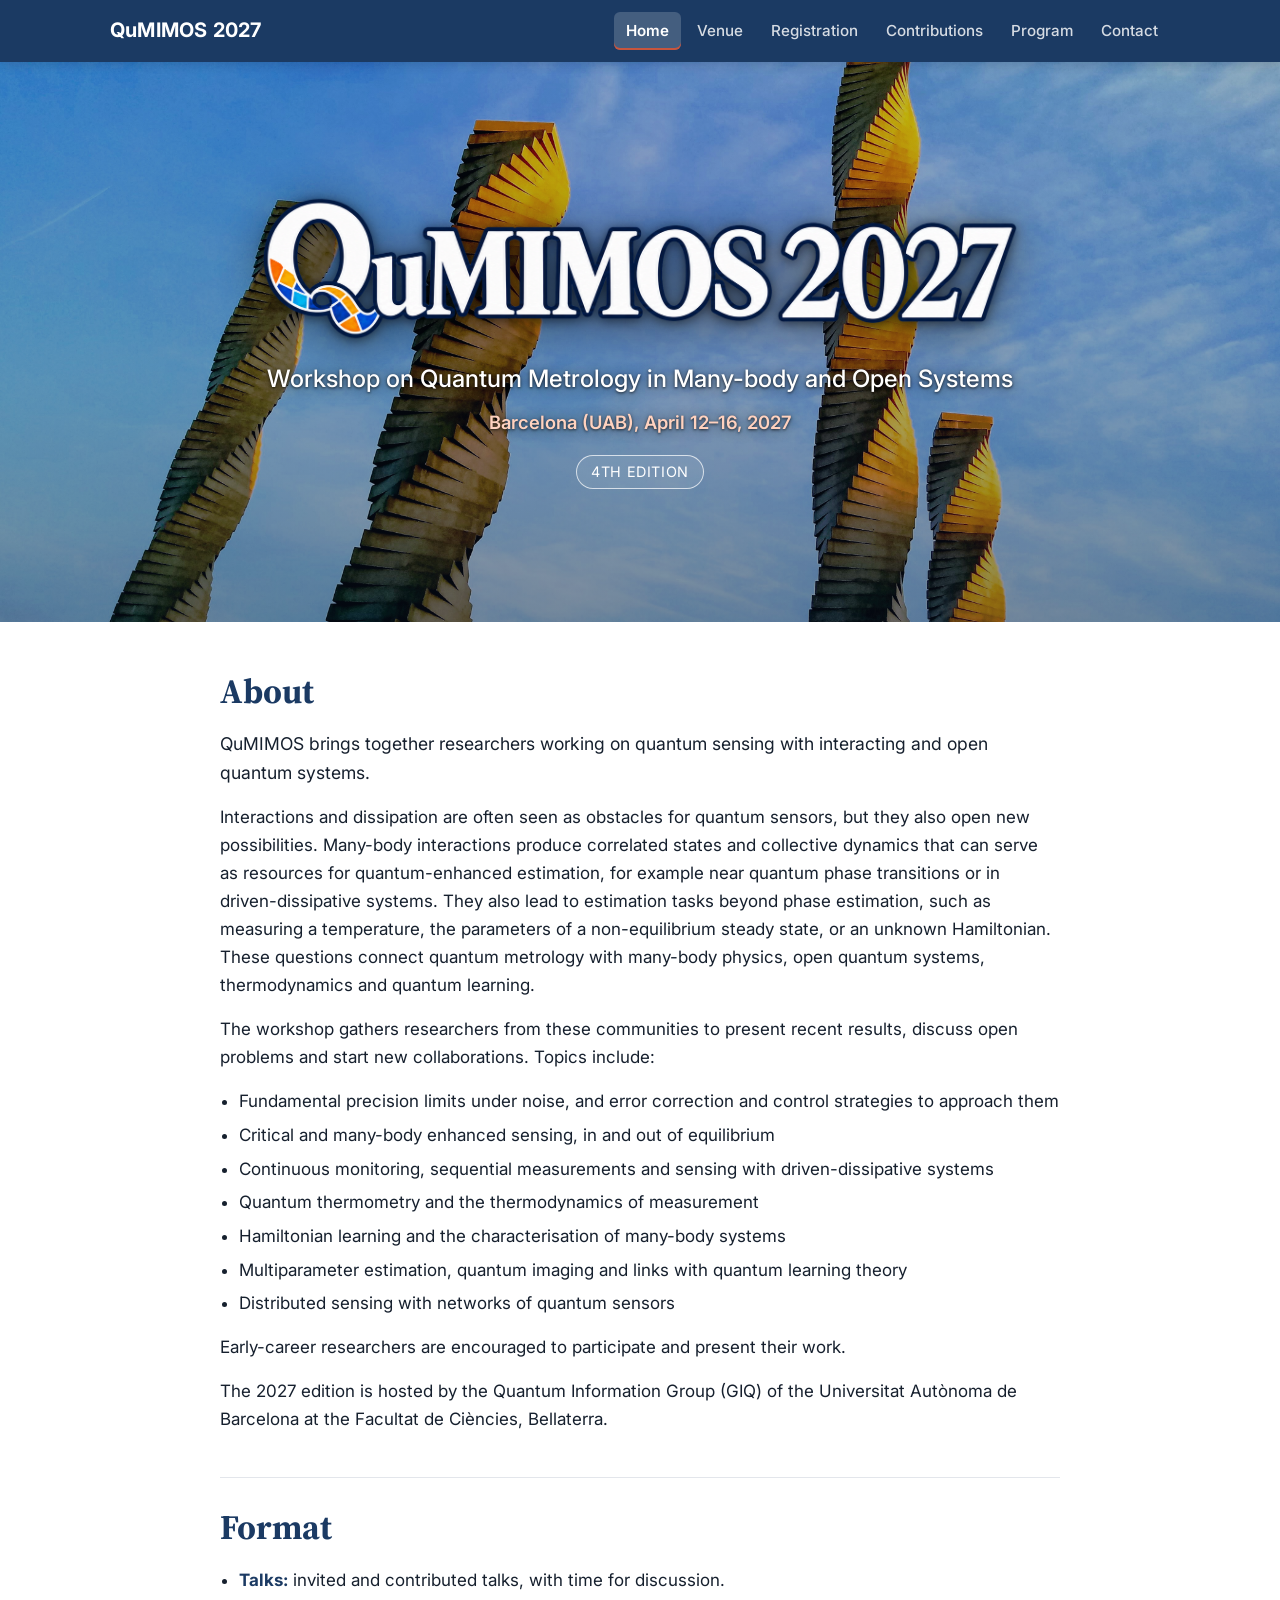
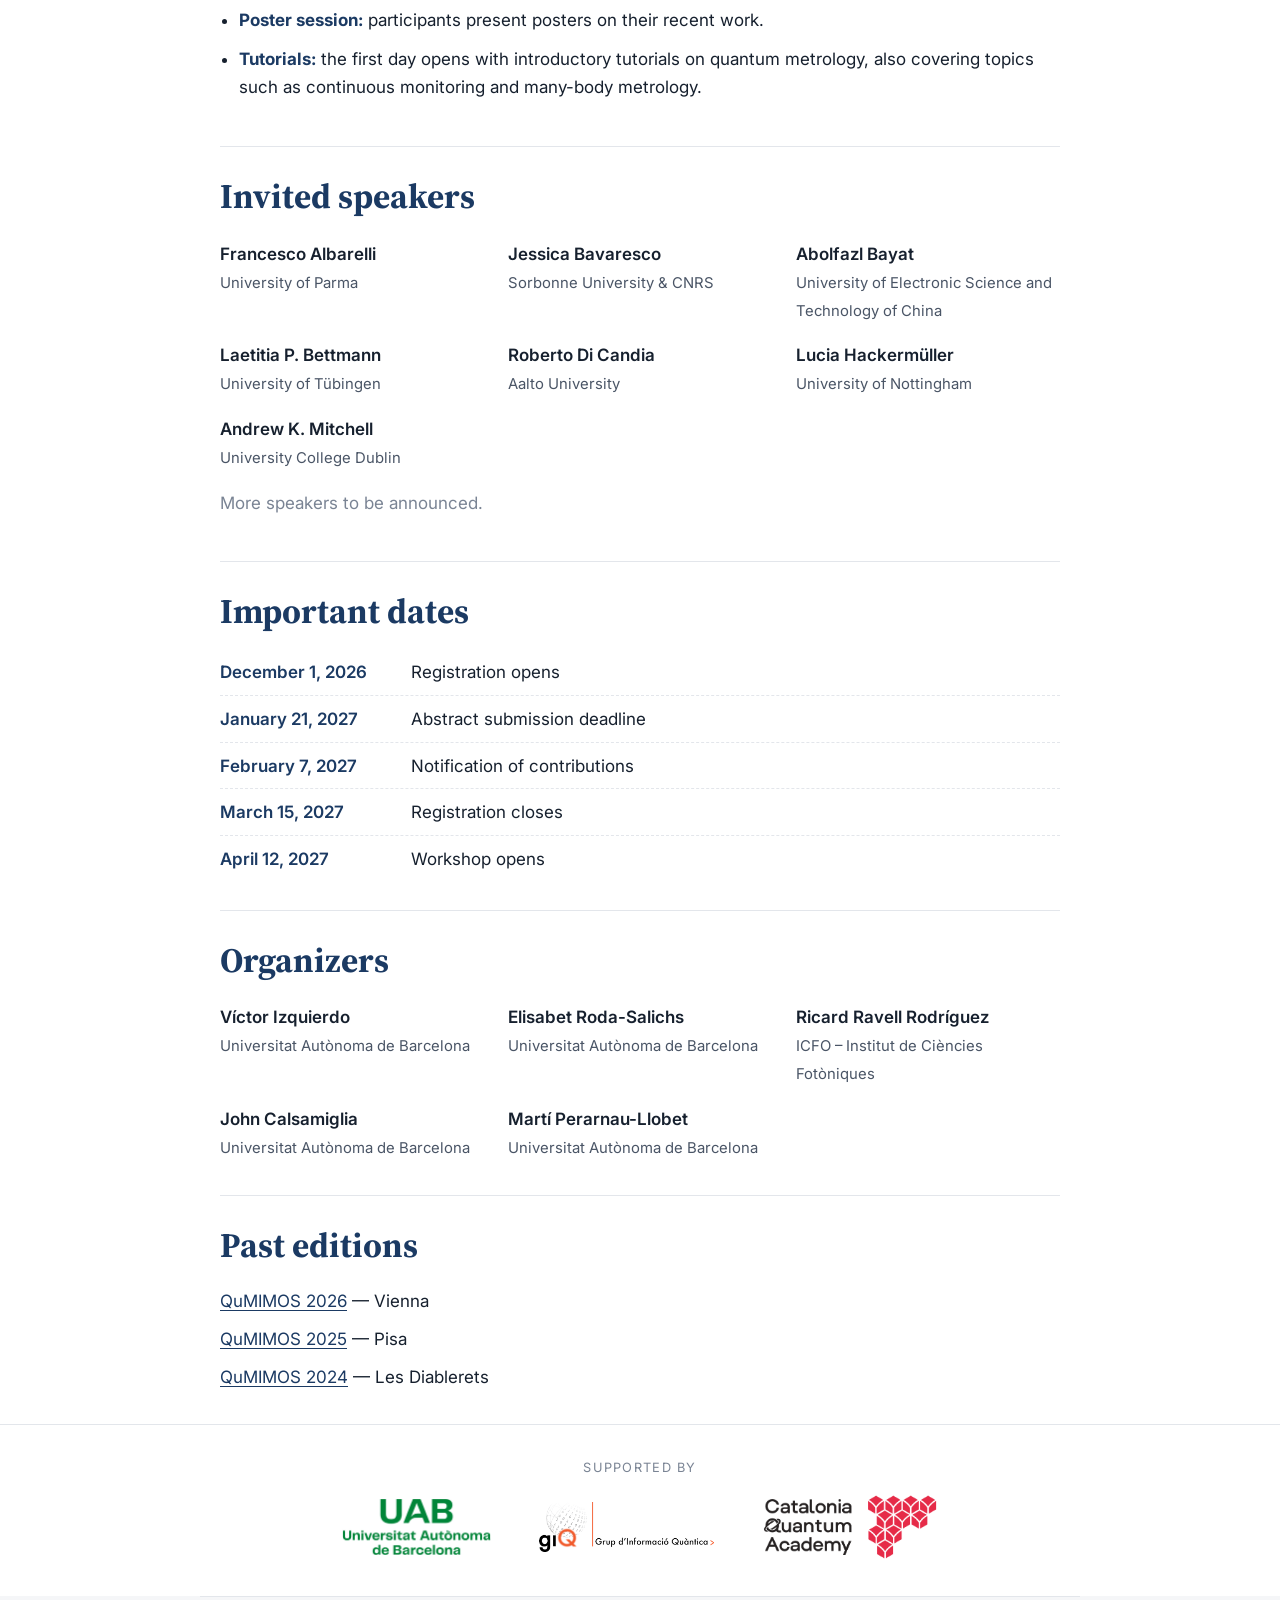
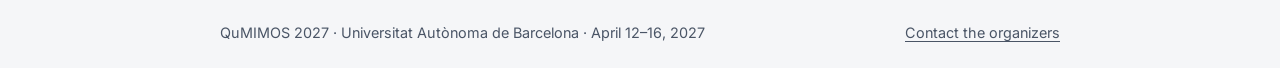
<file: index.html>
<!doctype html>
<html lang="en">
<head>
  <meta charset="utf-8">
  <meta name="viewport" content="width=device-width, initial-scale=1">
  <title>QuMIMOS 2027 — Quantum Metrology in Many-body and Open Systems</title>
  <meta name="description" content="QuMIMOS 2027: Workshop on Quantum Metrology in Many-body and Open Systems. Universitat Autònoma de Barcelona, 12–16 April 2027.">
  <link rel="icon" href="assets/img/favicon.png" type="image/png">
  <link rel="preconnect" href="https://fonts.googleapis.com">
  <link rel="preconnect" href="https://fonts.gstatic.com" crossorigin>
  <link href="https://fonts.googleapis.com/css2?family=Inter:wght@400;500;600;700&family=Source+Serif+4:opsz,wght@8..60,600;8..60,700&display=swap" rel="stylesheet">
  <link rel="stylesheet" href="assets/css/style.css">
</head>
<body>
  <a class="skip-link" href="#content">Skip to content</a>

  <header class="site-bar">
    <div class="container">
      <a class="brand" href="index.html">QuMIMOS 2027</a>
      <button class="nav-toggle" aria-expanded="false" aria-controls="site-nav">Menu</button>
      <nav class="nav" id="site-nav" aria-label="Main">
        <ul>
          <li><a href="index.html" aria-current="page">Home</a></li>
          <li><a href="venue.html">Venue</a></li>
          <li><a href="registration.html">Registration</a></li>
          <li><a href="contributions.html">Contributions</a></li>
          <li><a href="program.html">Program</a></li>
          <li><a href="contact.html">Contact</a></li>
        </ul>
      </nav>
    </div>
  </header>

  <!-- Background photo: see .hero in assets/css/style.css -->
  <div class="hero">
    <div class="hero-inner container">
      <div class="hero-panel">
        <h1 class="hero-logo"><img src="assets/img/logo-qumimos2027.png" alt="QuMIMOS 2027" width="1600" height="309"></h1>
        <p class="subtitle">Workshop on Quantum Metrology in Many-body and Open Systems</p>
        <p class="when-where">Barcelona (UAB), April 12–16, 2027</p>
        <p class="edition">4th edition</p>
      </div>
    </div>
  </div>

  <main id="content" class="container landing">
    <section id="about">
      <h2>About</h2>
      <p class="lead">QuMIMOS brings together researchers working on quantum sensing with interacting and open quantum systems.</p>
      <p>Interactions and dissipation are often seen as obstacles for quantum sensors, but they also open new possibilities. Many-body interactions produce correlated states and collective dynamics that can serve as resources for quantum-enhanced estimation, for example near quantum phase transitions or in driven-dissipative systems. They also lead to estimation tasks beyond phase estimation, such as measuring a temperature, the parameters of a non-equilibrium steady state, or an unknown Hamiltonian. These questions connect quantum metrology with many-body physics, open quantum systems, thermodynamics and quantum learning.</p>
      <p>The workshop gathers researchers from these communities to present recent results, discuss open problems and start new collaborations. Topics include:</p>
      <ul class="topics">
        <li>Fundamental precision limits under noise, and error correction and control strategies to approach them</li>
        <li>Critical and many-body enhanced sensing, in and out of equilibrium</li>
        <li>Continuous monitoring, sequential measurements and sensing with driven-dissipative systems</li>
        <li>Quantum thermometry and the thermodynamics of measurement</li>
        <li>Hamiltonian learning and the characterisation of many-body systems</li>
        <li>Multiparameter estimation, quantum imaging and links with quantum learning theory</li>
        <li>Distributed sensing with networks of quantum sensors</li>
      </ul>
      <p>Early-career researchers are encouraged to participate and present their work.</p>
      <p>The 2027 edition is hosted by the Quantum Information Group (GIQ) of the Universitat Autònoma de Barcelona at the Facultat de Ciències, Bellaterra.</p>
    </section>

    <section id="format">
      <h2>Format</h2>
      <ul class="format-list">
        <li><strong>Talks:</strong> invited and contributed talks, with time for discussion.</li>
        <li><strong>Poster session:</strong> participants present posters on their recent work.</li>
        <li><strong>Tutorials:</strong> the first day opens with introductory tutorials on quantum metrology, also covering topics such as continuous monitoring and many-body metrology.</li>
      </ul>
    </section>

    <section id="speakers">
      <h2>Invited speakers</h2>
      <ul class="people">
        <li><strong>Francesco Albarelli</strong><span>University of Parma</span></li>
        <li><strong>Jessica Bavaresco</strong><span>Sorbonne University &amp; CNRS</span></li>
        <li><strong>Abolfazl Bayat</strong><span>University of Electronic Science and Technology of China</span></li>
        <li><strong>Laetitia P. Bettmann</strong><span>University of Tübingen</span></li>
        <li><strong>Roberto Di Candia</strong><span>Aalto University</span></li>
        <li><strong>Lucia Hackermüller</strong><span>University of Nottingham</span></li>
        <li><strong>Andrew K. Mitchell</strong><span>University College Dublin</span></li>
      </ul>
      <p class="muted more-tba">More speakers to be announced.</p>
    </section>

    <section id="dates">
      <h2>Important dates</h2>
      <ul class="dates">
        <li><span class="d">December 1, 2026</span><span>Registration opens</span></li>
        <li><span class="d">January 21, 2027</span><span>Abstract submission deadline</span></li>
        <li><span class="d">February 7, 2027</span><span>Notification of contributions</span></li>
        <li><span class="d">March 15, 2027</span><span>Registration closes</span></li>
        <li><span class="d">April 12, 2027</span><span>Workshop opens</span></li>
      </ul>
    </section>

    <section id="organizers">
      <h2>Organizers</h2>
      <ul class="people">
        <li><strong>Víctor Izquierdo</strong><span>Universitat Autònoma de Barcelona</span></li>
        <li><strong>Elisabet Roda-Salichs</strong><span>Universitat Autònoma de Barcelona</span></li>
        <li><strong>Ricard Ravell Rodríguez</strong><span>ICFO – Institut de Ciències Fotòniques</span></li>
        <li><strong>John Calsamiglia</strong><span>Universitat Autònoma de Barcelona</span></li>
        <li><strong>Martí Perarnau-Llobet</strong><span>Universitat Autònoma de Barcelona</span></li>
      </ul>
    </section>

    <section id="past">
      <h2>Past editions</h2>
      <ul class="editions">
        <li><a href="https://qumimos2026.wordpress.com" target="_blank" rel="noopener">QuMIMOS 2026</a> — Vienna</li>
        <li><a href="https://indico.sns.it/event/81/" target="_blank" rel="noopener">QuMIMOS 2025</a> — Pisa</li>
        <li><a href="https://indico.global/event/9611/" target="_blank" rel="noopener">QuMIMOS 2024</a> — Les Diablerets</li>
      </ul>
    </section>

  </main>

  <footer class="site-footer">
    <div class="container funders">
      <p class="funders-label">Supported by</p>
      <ul class="logos">
        <li><img src="assets/img/logo-uab.png" alt="Universitat Autònoma de Barcelona" class="logo-uab"></li>
        <li><img src="assets/img/logo-giq.png" alt="Grup d'Informació Quàntica (GIQ)" class="logo-giq"></li>
        <li><img src="assets/img/logo-cqa.png" alt="Catalonia Quantum Academy" class="logo-cqa"></li>
      </ul>
    </div>
    <div class="container footer-line">
      <span>QuMIMOS 2027 · Universitat Autònoma de Barcelona · April 12–16, 2027</span>
      <a href="contact.html">Contact the organizers</a>
    </div>
  </footer>
  <script src="assets/js/main.js"></script>
</body>
</html>
</file>
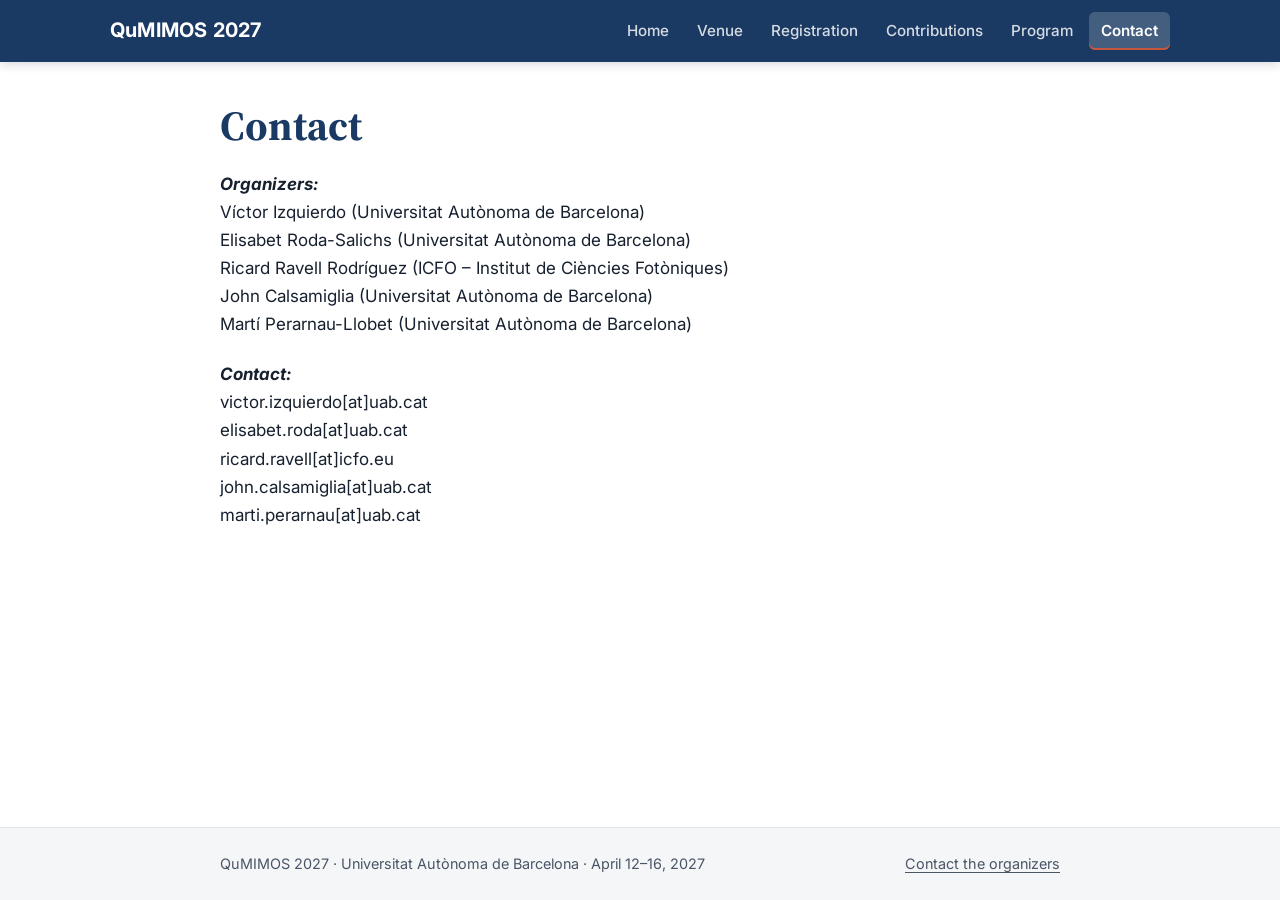
<file: contact.html>
<!doctype html>
<html lang="en">
<head>
  <meta charset="utf-8">
  <meta name="viewport" content="width=device-width, initial-scale=1">
  <title>Contact — QuMIMOS 2027</title>
  <meta name="description" content="QuMIMOS 2027: Workshop on Quantum Metrology in Many-body and Open Systems. Universitat Autònoma de Barcelona, 12–16 April 2027.">
  <link rel="icon" href="assets/img/favicon.png" type="image/png">
  <link rel="preconnect" href="https://fonts.googleapis.com">
  <link rel="preconnect" href="https://fonts.gstatic.com" crossorigin>
  <link href="https://fonts.googleapis.com/css2?family=Inter:wght@400;500;600;700&family=Source+Serif+4:opsz,wght@8..60,600;8..60,700&display=swap" rel="stylesheet">
  <link rel="stylesheet" href="assets/css/style.css">
</head>
<body>
  <a class="skip-link" href="#content">Skip to content</a>

  <header class="site-bar">
    <div class="container">
      <a class="brand" href="index.html">QuMIMOS 2027</a>
      <button class="nav-toggle" aria-expanded="false" aria-controls="site-nav">Menu</button>
      <nav class="nav" id="site-nav" aria-label="Main">
        <ul>
          <li><a href="index.html">Home</a></li>
          <li><a href="venue.html">Venue</a></li>
          <li><a href="registration.html">Registration</a></li>
          <li><a href="contributions.html">Contributions</a></li>
          <li><a href="program.html">Program</a></li>
          <li><a href="contact.html" aria-current="page">Contact</a></li>
        </ul>
      </nav>
    </div>
  </header>

  <main id="content" class="container page-content">
    <h1>Contact</h1>
    <div class="contact-block">
      <p><span class="label">Organizers:</span><br>
        Víctor Izquierdo (Universitat Autònoma de Barcelona)<br>
        Elisabet Roda-Salichs (Universitat Autònoma de Barcelona)<br>
        Ricard Ravell Rodríguez (ICFO – Institut de Ciències Fotòniques)<br>
        John Calsamiglia (Universitat Autònoma de Barcelona)<br>
        Martí Perarnau-Llobet (Universitat Autònoma de Barcelona)
      </p>
      <p><span class="label">Contact:</span><br>
        victor.izquierdo[at]uab.cat<br>
        elisabet.roda[at]uab.cat<br>
        ricard.ravell[at]icfo.eu<br>
        john.calsamiglia[at]uab.cat<br>
        marti.perarnau[at]uab.cat
      </p>
    </div>

  </main>

  <footer class="site-footer">
    <div class="container footer-line">
      <span>QuMIMOS 2027 · Universitat Autònoma de Barcelona · April 12–16, 2027</span>
      <a href="contact.html">Contact the organizers</a>
    </div>
  </footer>
  <script src="assets/js/main.js"></script>
</body>
</html>
</file>
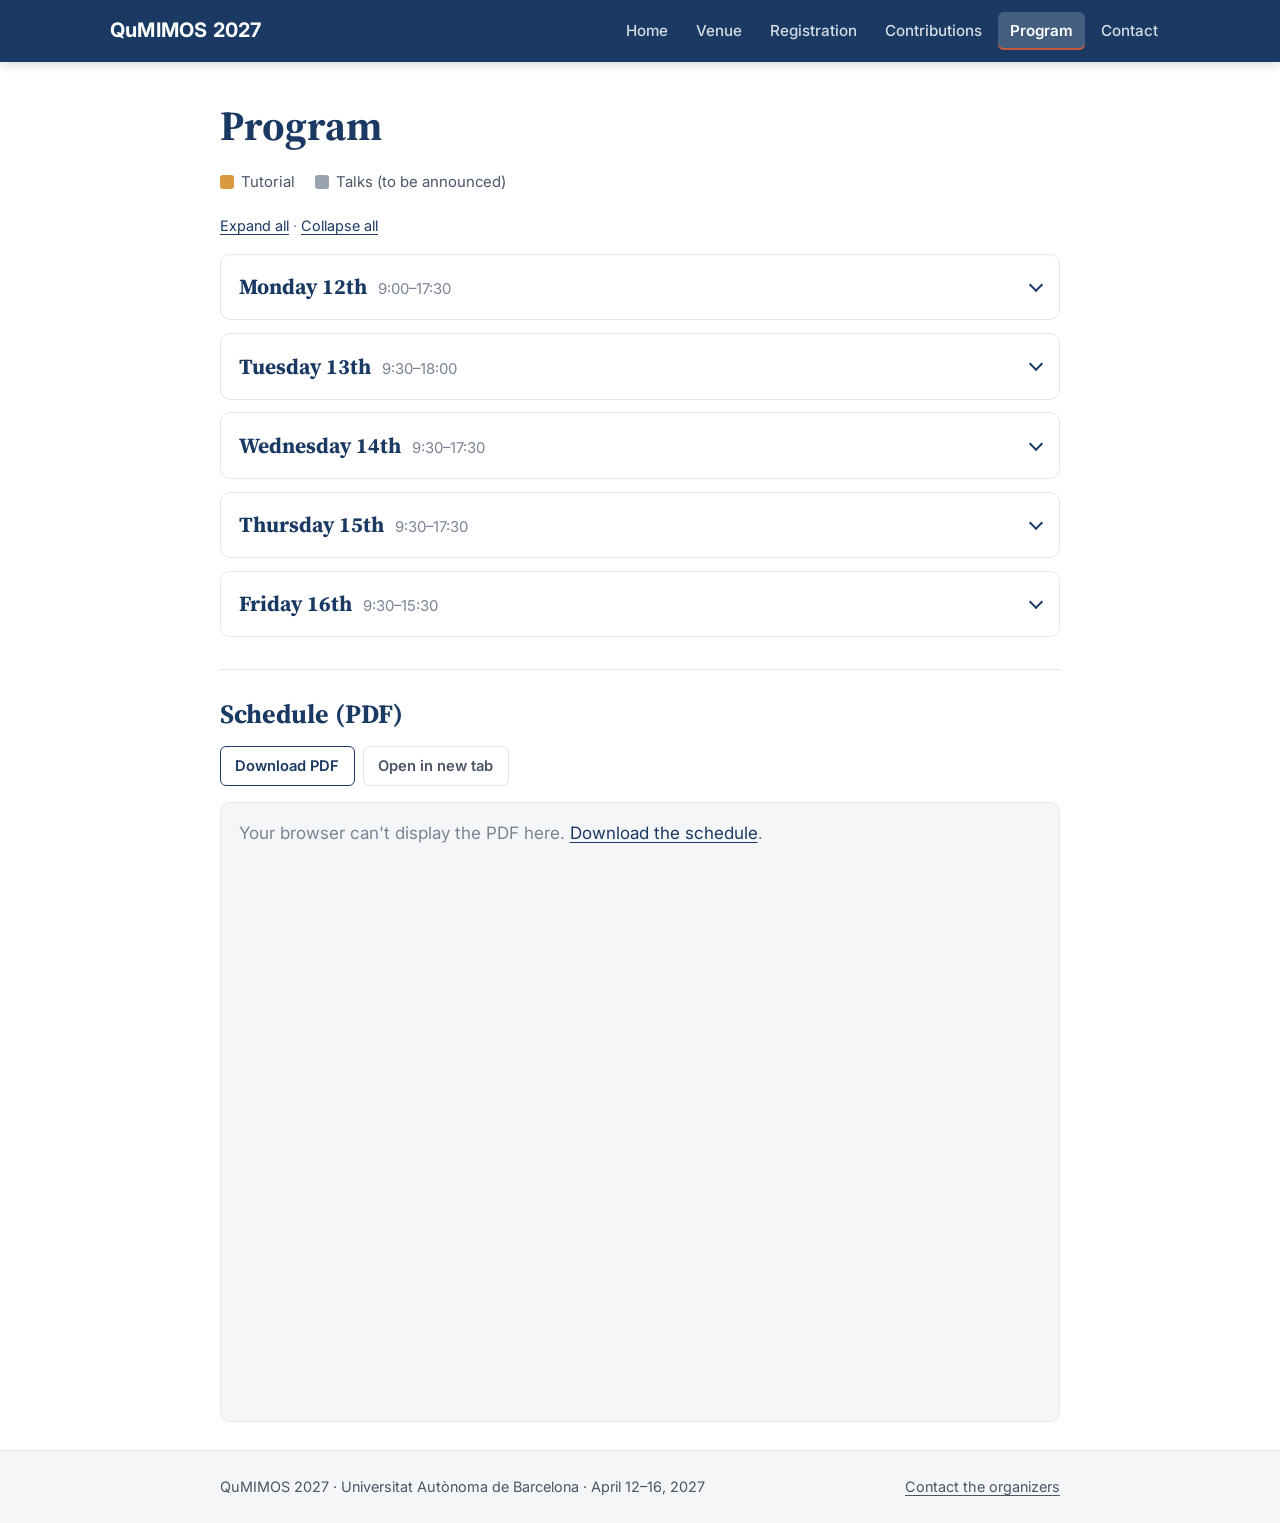
<file: program.html>
<!doctype html>
<html lang="en">
<head>
  <meta charset="utf-8">
  <meta name="viewport" content="width=device-width, initial-scale=1">
  <title>Program — QuMIMOS 2027</title>
  <meta name="description" content="QuMIMOS 2027: Workshop on Quantum Metrology in Many-body and Open Systems. Universitat Autònoma de Barcelona, 12–16 April 2027.">
  <link rel="icon" href="assets/img/favicon.png" type="image/png">
  <link rel="preconnect" href="https://fonts.googleapis.com">
  <link rel="preconnect" href="https://fonts.gstatic.com" crossorigin>
  <link href="https://fonts.googleapis.com/css2?family=Inter:wght@400;500;600;700&family=Source+Serif+4:opsz,wght@8..60,600;8..60,700&display=swap" rel="stylesheet">
  <link rel="stylesheet" href="assets/css/style.css">
</head>
<body>
  <a class="skip-link" href="#content">Skip to content</a>

  <header class="site-bar">
    <div class="container">
      <a class="brand" href="index.html">QuMIMOS 2027</a>
      <button class="nav-toggle" aria-expanded="false" aria-controls="site-nav">Menu</button>
      <nav class="nav" id="site-nav" aria-label="Main">
        <ul>
          <li><a href="index.html">Home</a></li>
          <li><a href="venue.html">Venue</a></li>
          <li><a href="registration.html">Registration</a></li>
          <li><a href="contributions.html">Contributions</a></li>
          <li><a href="program.html" aria-current="page">Program</a></li>
          <li><a href="contact.html">Contact</a></li>
        </ul>
      </nav>
    </div>
  </header>

  <main id="content" class="container page-content">
    <h1>Program</h1>
    <div class="empty-state" id="program-placeholder">Information on the program will be published here soon.</div>

    <!-- Full program: shown only when PROGRAM_PUBLISHED = true in assets/js/program-data.js -->
    <div id="program-content" hidden>

    <ul class="legend">
      <li><span class="swatch tutorial"></span>Tutorial</li>
      <li><span class="swatch tba"></span>Talks (to be announced)</li>
    </ul>

    <p class="accordion-tools"><button type="button" class="link-btn" id="expand-all">Expand all</button> · <button type="button" class="link-btn" id="collapse-all">Collapse all</button></p>

    <div id="program"></div>
    <noscript><p>Please enable JavaScript to view the program.</p></noscript>

    <!-- Book of abstracts: remove the "hidden" attribute when the PDF is ready -->
    <div class="abstracts-box" id="book-of-abstracts" hidden>
      <div>
        <h2>Book of abstracts</h2>
        <p>The abstracts of all invited talks, contributed talks, short contributions and posters are collected in the book of abstracts.</p>
      </div>
      <p class="pdf-actions">
        <a class="btn" href="assets/docs/QuMIMOS2027-book-of-abstracts.pdf" target="_blank" rel="noopener">Book of abstracts (PDF)</a>
      </p>
    </div>

    <div id="participants-list"></div>

    <section class="schedule-pdf" id="schedule-pdf">
      <h2>Schedule (PDF)</h2>
      <p class="pdf-actions">
        <a class="btn" href="assets/docs/QuMIMOS2027-schedule.pdf" download>Download PDF</a>
        <a class="btn btn-ghost" href="assets/docs/QuMIMOS2027-schedule.pdf" target="_blank" rel="noopener">Open in new tab</a>
      </p>
      <object class="pdf-frame" data="assets/docs/QuMIMOS2027-schedule.pdf#view=FitH" type="application/pdf">
        <p class="muted">Your browser can't display the PDF here. <a href="assets/docs/QuMIMOS2027-schedule.pdf">Download the schedule</a>.</p>
      </object>
    </section>
    </div>

  </main>

  <footer class="site-footer">
    <div class="container footer-line">
      <span>QuMIMOS 2027 · Universitat Autònoma de Barcelona · April 12–16, 2027</span>
      <a href="contact.html">Contact the organizers</a>
    </div>
  </footer>
  <script src="assets/js/main.js"></script>
  <script src="assets/js/program-data.js"></script>
  <script src="assets/js/program.js"></script>
</body>
</html>
</file>
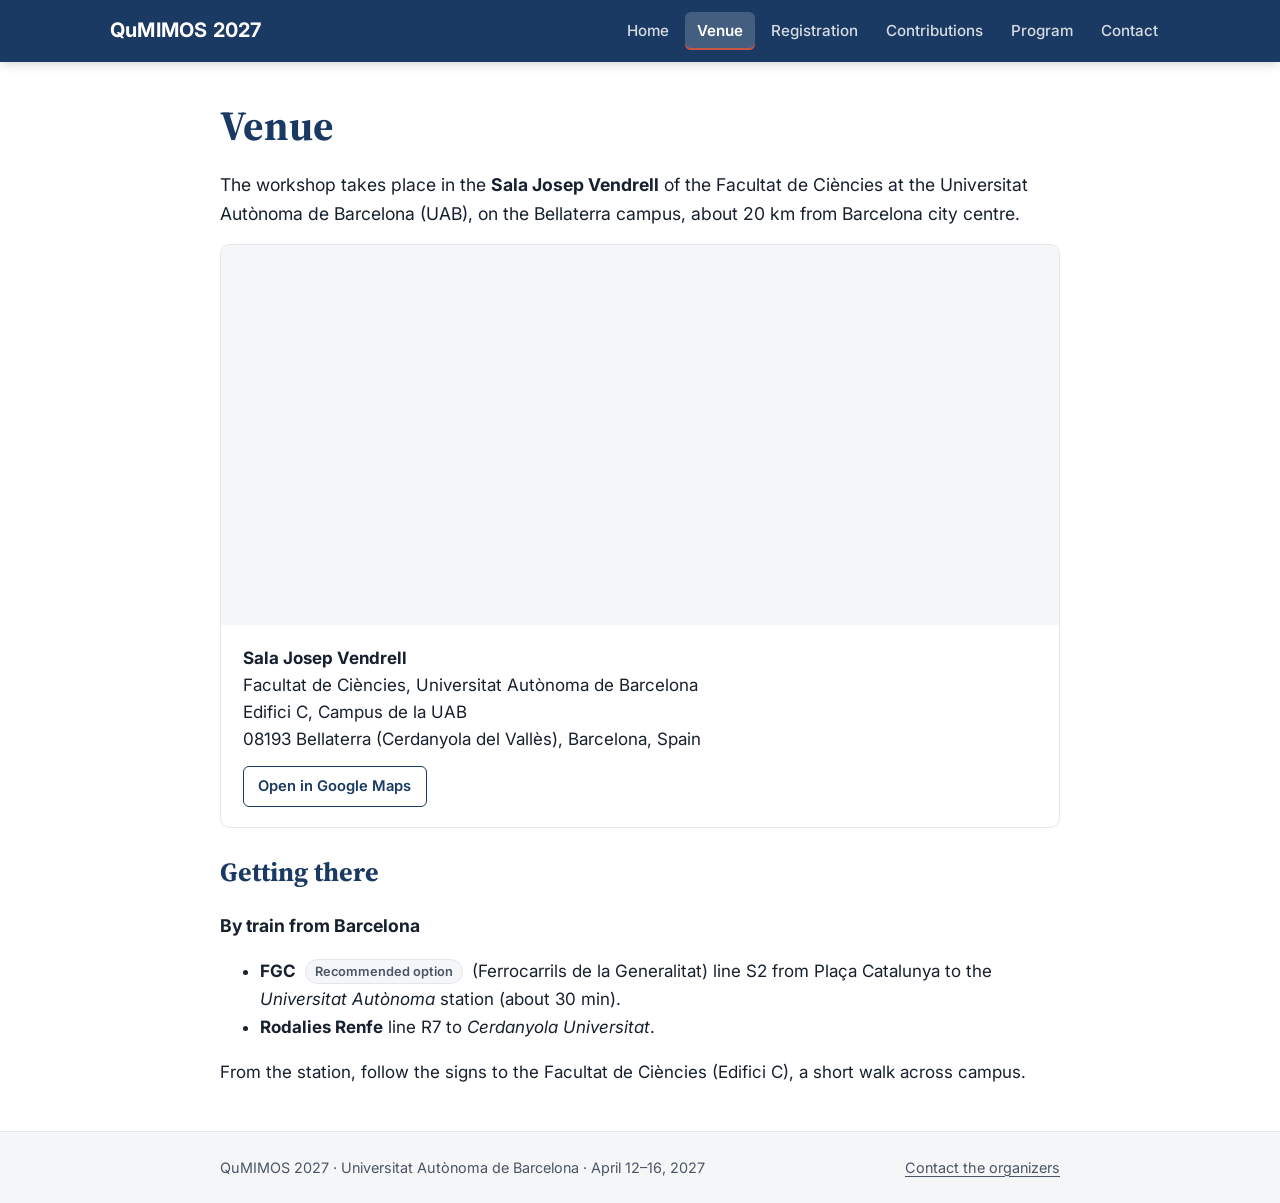
<file: venue.html>
<!doctype html>
<html lang="en">
<head>
  <meta charset="utf-8">
  <meta name="viewport" content="width=device-width, initial-scale=1">
  <title>Venue — QuMIMOS 2027</title>
  <meta name="description" content="QuMIMOS 2027: Workshop on Quantum Metrology in Many-body and Open Systems. Universitat Autònoma de Barcelona, 12–16 April 2027.">
  <link rel="icon" href="assets/img/favicon.png" type="image/png">
  <link rel="preconnect" href="https://fonts.googleapis.com">
  <link rel="preconnect" href="https://fonts.gstatic.com" crossorigin>
  <link href="https://fonts.googleapis.com/css2?family=Inter:wght@400;500;600;700&family=Source+Serif+4:opsz,wght@8..60,600;8..60,700&display=swap" rel="stylesheet">
  <link rel="stylesheet" href="assets/css/style.css">
</head>
<body>
  <a class="skip-link" href="#content">Skip to content</a>

  <header class="site-bar">
    <div class="container">
      <a class="brand" href="index.html">QuMIMOS 2027</a>
      <button class="nav-toggle" aria-expanded="false" aria-controls="site-nav">Menu</button>
      <nav class="nav" id="site-nav" aria-label="Main">
        <ul>
          <li><a href="index.html">Home</a></li>
          <li><a href="venue.html" aria-current="page">Venue</a></li>
          <li><a href="registration.html">Registration</a></li>
          <li><a href="contributions.html">Contributions</a></li>
          <li><a href="program.html">Program</a></li>
          <li><a href="contact.html">Contact</a></li>
        </ul>
      </nav>
    </div>
  </header>

  <main id="content" class="container page-content">
    <h1>Venue</h1>
    <p class="lead">The workshop takes place in the <strong>Sala Josep Vendrell</strong> of the Facultat de Ciències at the Universitat Autònoma de Barcelona (UAB), on the Bellaterra campus, about 20 km from Barcelona city centre.</p>

    <div class="venue-card">
      <iframe class="map-frame" title="Google Maps: Facultat de Ciències, UAB" loading="lazy"
        referrerpolicy="no-referrer-when-downgrade" allowfullscreen src="https://maps.google.com/maps?q=41.501113,2.109266&amp;z=16&amp;hl=en&amp;output=embed"></iframe>
      <div class="info">
        <address>
          <strong>Sala Josep Vendrell</strong><br>
          Facultat de Ciències, Universitat Autònoma de Barcelona<br>
          Edifici C, Campus de la UAB<br>
          08193 Bellaterra (Cerdanyola del Vallès), Barcelona, Spain
        </address>
        <div class="map-links">
          <a class="btn" href="https://www.google.com/maps/search/?api=1&amp;query=41.501113%2C2.109266" target="_blank" rel="noopener">Open in Google Maps</a>
        </div>
      </div>
    </div>

    <section>
      <h2>Getting there</h2>
      <h3>By train from Barcelona</h3>
      <ul>
        <li><strong>FGC</strong> <span class="tag-recommended">Recommended option</span> (Ferrocarrils de la Generalitat) line S2 from Plaça Catalunya to the <em>Universitat Autònoma</em> station (about 30 min).</li>
        <li><strong>Rodalies Renfe</strong> line R7 to <em>Cerdanyola Universitat</em>.</li>
      </ul>
      <p>From the station, follow the signs to the Facultat de Ciències (Edifici C), a short walk across campus.</p>
    </section>

  </main>

  <footer class="site-footer">
    <div class="container footer-line">
      <span>QuMIMOS 2027 · Universitat Autònoma de Barcelona · April 12–16, 2027</span>
      <a href="contact.html">Contact the organizers</a>
    </div>
  </footer>
  <script src="assets/js/main.js"></script>
</body>
</html>
</file>
<file: assets/css/style.css>
/* =========================================================
   QuMIMOS 2027 — stylesheet
   Edit the variables below to re-theme the whole site.
   ========================================================= */
:root {
  --ink: #16202e;          /* main text */
  --ink-soft: #4a5566;     /* secondary text */
  --muted: #7a8494;        /* tertiary text */
  --bg: #ffffff;
  --bg-soft: #f5f6f8;      /* light panels */
  --line: #e3e6eb;         /* hairlines */
  --brand: #1b3a63;        /* deep blue */
  --accent: #c8553d;       /* terracotta */
  --accent-soft: #fbeee9;
  --invited: #4f86c6;
  --contributed: #5aa865;
  --short: #c8973d;
  /* faded versions (time-slot backgrounds; same as the schedule PDF) */
  --invited-soft: #a9c9ef;
  --contributed-soft: #bfe3c3;
  --short-soft: #f4e7cf;
  --break-soft: #eceef1;
  --event-soft: #f6ddd6;
  --tutorial: #d99a3f;
  --tutorial-soft: #f8cf98;
  --radius: 10px;
  --maxw: 880px;
  --font-sans: "Inter", system-ui, -apple-system, "Segoe UI", Roboto, Helvetica, Arial, sans-serif;
  --font-serif: "Source Serif 4", Georgia, "Times New Roman", serif;
}

*, *::before, *::after { box-sizing: border-box; }
html { -webkit-text-size-adjust: 100%; scroll-behavior: smooth; }
body {
  margin: 0;
  font-family: var(--font-sans);
  font-size: 17px;
  line-height: 1.65;
  color: var(--ink);
  background: var(--bg);
}
img { max-width: 100%; display: block; }
a { color: var(--brand); text-decoration-thickness: 1px; text-underline-offset: 3px; }
a:hover { color: var(--accent); }

.skip-link {
  position: absolute; left: -9999px; top: 0;
  background: var(--brand); color: #fff; padding: .5rem 1rem; z-index: 100;
}
.skip-link:focus { left: 1rem; top: 1rem; }

.container { max-width: var(--maxw); margin: 0 auto; padding: 0 20px; }

/* ---------- Site bar: logo + title + navigation (all pages) ---------- */
.site-bar {
  background: var(--brand);
  color: #fff;
  box-shadow: 0 2px 10px rgba(10, 25, 50, .18);
  position: sticky; top: 0; z-index: 50;
}
.site-bar .container {
  max-width: 1100px;
  display: flex; align-items: center; justify-content: space-between;
  gap: 1rem; padding-top: 12px; padding-bottom: 12px;
}
.brand {
  color: #fff; text-decoration: none; font-weight: 700; font-size: 1.25rem;
  letter-spacing: .01em; white-space: nowrap;
}
.brand:hover { color: #fff; opacity: .85; }

.nav ul { list-style: none; margin: 0; padding: 0; display: flex; flex-wrap: wrap; gap: .25rem; }
.nav a {
  display: block; padding: .4rem .75rem; border-radius: 6px;
  color: rgba(255,255,255,.82); text-decoration: none; font-size: .95rem; font-weight: 500;
}
.nav a:hover { color: #fff; background: rgba(255,255,255,.12); }
.nav a[aria-current="page"] { color: #fff; background: rgba(255,255,255,.18); font-weight: 600; box-shadow: inset 0 -2px 0 var(--accent); }

.nav-toggle {
  display: none; background: none; border: 1px solid rgba(255,255,255,.45); border-radius: 6px;
  padding: .4rem .7rem; font: inherit; font-size: .9rem; color: #fff; cursor: pointer;
}

@media (max-width: 760px) {
  .nav-toggle { display: inline-block; }
  .site-bar .container { flex-wrap: wrap; }
  .nav { width: 100%; display: none; }
  .nav.open { display: block; }
  .nav ul { flex-direction: column; padding-top: .5rem; }
  .nav a { padding: .6rem .5rem; }
}

/* ---------- Hero: title over background photo (landing page only) ----------
   Layers (top to bottom): dark overlay, campus photo (assets/img/header.jpg),
   generated fallback graphic (assets/img/header.svg). Replace header.jpg to change the photo. */
.hero {
  min-height: clamp(340px, 52vw, 560px);
  display: flex; align-items: center; justify-content: center;
  text-align: center; color: #fff;
  background-color: var(--brand);
  background-image:
    linear-gradient(180deg, rgba(8, 18, 36, .25) 0%, rgba(8, 18, 36, .32) 55%, rgba(8, 18, 36, .45) 100%),
    url("../img/header.jpg"),
    url("../img/header.svg");
  background-size: cover; background-position: center 55%;
}
.hero-inner { max-width: 980px; padding-top: 40px; padding-bottom: 40px; }

/* Wrapper for logo + text (no background box) */
.hero-panel { display: inline-block; max-width: 100%; }
.hero h1 { margin: 0 0 1.1rem; line-height: 0; }
.hero-logo img {
  display: block; margin: 0 auto;
  width: min(760px, 100%); height: auto;
  filter: drop-shadow(0 2px 6px rgba(0, 0, 0, .55)) drop-shadow(0 6px 22px rgba(0, 0, 0, .45));
}
.hero .subtitle { font-size: clamp(1.1rem, 2.8vw, 1.5rem); font-weight: 500; margin: 0 0 .5rem; text-shadow: 0 1px 3px rgba(0,0,0,.7), 0 1px 12px rgba(0,0,0,.5); }
.hero .when-where { font-size: clamp(1rem, 2.2vw, 1.15rem); font-weight: 600; margin: 0; color: #ffd2bf; text-shadow: 0 1px 3px rgba(0,0,0,.7), 0 1px 12px rgba(0,0,0,.5); }
.hero .edition {
  display: inline-block; margin: 1.1rem 0 0; padding: .25rem .9rem; border-radius: 999px;
  border: 1px solid rgba(255,255,255,.7); background: rgba(255,255,255,.08); font-size: .9rem; letter-spacing: .04em; text-transform: uppercase;
}

/* ---------- Content ---------- */
body { min-height: 100vh; display: flex; flex-direction: column; }
main { padding-bottom: 64px; flex: 1 0 auto; width: 100%; }
.banner, .site-bar, .site-footer { flex-shrink: 0; }
.page-content { padding-top: 40px; }
.landing { padding-top: 20px; }
.page-content > h1:first-child {
  font-family: var(--font-serif); color: var(--brand);
  font-size: clamp(2rem, 5vw, 2.6rem); margin: 0 0 1.25rem; line-height: 1.15;
}
section { padding: 28px 0; }
section + section { border-top: 1px solid var(--line); }
h2 { font-family: var(--font-serif); color: var(--brand); font-size: 1.65rem; margin: 0 0 .9rem; line-height: 1.25; }
/* Landing-page section titles (About, Format, …) slightly larger */
.landing h2 { font-size: clamp(1.8rem, 4vw, 2.15rem); margin-bottom: 1rem; }
h3 { font-size: 1.1rem; margin: 1.4rem 0 .5rem; }
.topics { padding-left: 1.2rem; margin: 0 0 1rem; }
.topics li { margin: 0 0 .35rem; }
.format-list { padding-left: 1.2rem; }
.format-list li { margin: 0 0 .7rem; }
.format-list strong { color: var(--brand); }
[hidden] { display: none !important; }
p { margin: 0 0 1rem; }
.lead { font-size: 1.1rem; color: var(--ink); }
.muted { color: var(--muted); }

.people { list-style: none; padding: 0; margin: 0; display: grid; grid-template-columns: repeat(auto-fill, minmax(240px, 1fr)); gap: .4rem 1.5rem; }
.people li { padding: .35rem 0; }
.people strong { display: block; font-weight: 600; }
.people span { color: var(--ink-soft); font-size: .93rem; }

.dates { list-style: none; padding: 0; margin: 0; }
.dates li { display: flex; gap: 1rem; padding: .55rem 0; border-bottom: 1px dashed var(--line); }
.dates li:last-child { border-bottom: 0; }
.dates .d { min-width: 175px; font-weight: 600; color: var(--brand); }

.editions { list-style: none; padding: 0; margin: 0; }
.editions li { padding: .3rem 0; }

span.tba:not(.swatch) {
  display: inline-block; background: var(--bg-soft); border: 1px solid var(--line);
  color: var(--ink-soft); border-radius: 999px; padding: .2rem .8rem; font-size: .9rem;
}

.notice {
  background: var(--accent-soft); border-left: 4px solid var(--accent);
  padding: .8rem 1rem; border-radius: 6px; font-size: .95rem; margin: 0 0 1.5rem;
}

.empty-state {
  border: 1px dashed var(--line); border-radius: var(--radius);
  padding: 48px 24px; text-align: center; color: var(--muted); background: var(--bg-soft);
}

/* ---------- Venue ---------- */
.venue-card {
  display: grid; grid-template-columns: 1fr; gap: 0;
  border: 1px solid var(--line); border-radius: var(--radius); overflow: hidden;
}
.venue-card .info { padding: 20px 22px; }
.venue-card address { font-style: normal; line-height: 1.6; }
.map-frame { width: 100%; height: 380px; border: 0; display: block; background: var(--bg-soft); }
.map-links { display: flex; flex-wrap: wrap; gap: .5rem; margin-top: .8rem; }
.btn {
  display: inline-block; padding: .45rem .9rem; border-radius: 6px; font-size: .92rem; font-weight: 600;
  border: 1px solid var(--brand); color: var(--brand); text-decoration: none;
}
.btn:hover { background: var(--brand); color: #fff; }

.tag-recommended {
  display: inline-block; margin: 0 .25rem; padding: .05rem .55rem; border-radius: 999px;
  background: var(--bg-soft); border: 1px solid var(--line); color: var(--ink-soft); font-size: .8rem; font-weight: 600; vertical-align: .1em;
}

/* ---------- Contact ---------- */
.contact-block p { margin: 0 0 1.4rem; }
.contact-block .label { font-weight: 700; font-style: italic; }

/* ---------- Program ---------- */
.legend { display: flex; flex-wrap: wrap; gap: .5rem 1.25rem; margin: 0 0 1.25rem; padding: 0; list-style: none; font-size: .93rem; color: var(--ink-soft); }
.legend li { display: flex; align-items: center; gap: .45rem; }
.swatch { width: 14px; height: 14px; border-radius: 3px; display: inline-block; }
.swatch.invited { background: var(--invited); }
.swatch.contributed { background: var(--contributed); }
.swatch.short { background: var(--short); }
.swatch.tutorial { background: var(--tutorial); }
.swatch.tba { background: #9aa3b1; }
.swatch.poster { background: #eab9d6; border: 1px solid #b9568f; }
.more-tba { margin-top: .8rem; }

.accordion-tools { font-size: .9rem; color: var(--muted); margin: 0 0 1rem; }
.link-btn { background: none; border: 0; padding: 0; font: inherit; color: var(--brand); cursor: pointer; text-decoration: underline; text-underline-offset: 3px; }
.link-btn:hover { color: var(--accent); }

details.day {
  border: 1px solid var(--line); border-radius: var(--radius);
  margin: 0 0 .8rem; background: var(--bg); scroll-margin-top: 80px;
}
details.day > summary {
  list-style: none; cursor: pointer;
  display: flex; flex-wrap: wrap; align-items: baseline; gap: .2rem .7rem;
  padding: .9rem 3rem .9rem 1.1rem; position: relative; border-radius: var(--radius);
}
details.day > summary::-webkit-details-marker { display: none; }
details.day > summary:hover { background: var(--bg-soft); }
details.day > summary:focus-visible { outline: 2px solid var(--brand); outline-offset: 2px; }
details.day .day-title { font-family: var(--font-serif); color: var(--brand); font-size: 1.35rem; font-weight: 700; }
details.day .meta { color: var(--muted); font-size: .93rem; }
details.day .chev {
  position: absolute; right: 1.1rem; top: 50%; width: 10px; height: 10px; margin-top: -7px;
  border-right: 2px solid var(--brand); border-bottom: 2px solid var(--brand);
  transform: rotate(45deg); transition: transform .2s ease;
}
details.day[open] .chev { transform: rotate(-135deg); margin-top: -2px; }
details.day[open] > summary { border-bottom: 2px solid var(--brand); border-radius: var(--radius) var(--radius) 0 0; }
.day-body { padding: 0 0 .1rem; }

.participants { margin: .5rem 0 0; padding: 0 0 0 1.6rem; columns: 2 260px; column-gap: 2rem; }
.participants li { padding: .3rem 0; break-inside: avoid; }
.participants .who { font-weight: 600; }
.participants .aff { color: var(--ink-soft); font-size: .93rem; margin-left: .4rem; }

.slot {
  display: grid; grid-template-columns: 130px 1fr;
  border-bottom: 1px solid #d7dde6;
}
.slot:first-child { border-top: 1px solid #d7dde6; }
/* Time column: neutral light band */
.slot .time {
  background: #edf1f7; color: var(--brand); font-weight: 600; font-size: .93rem;
  font-variant-numeric: tabular-nums; white-space: nowrap; text-align: center;
  padding: .8rem .5rem; border-right: 1px solid #d7dde6;
}
/* Name / abstract card: filled with a faded version of the slot type colour */
.slot .body { padding: .75rem 1.1rem; background: var(--bg); }
.slot .speaker { font-weight: 600; }
.slot .title { display: block; color: var(--ink-soft); }
.slot.invited .body     { background: var(--invited-soft); }
.slot.contributed .body { background: var(--contributed-soft); }
.slot.short .body       { background: var(--short-soft); }
.slot.tutorial .body    { background: var(--tutorial-soft); font-weight: 600; }
.slot.tba .body         { background: #e1e4e9; color: var(--ink-soft); font-weight: 600; }
.slot.break .body       { color: var(--ink-soft); font-style: italic; }
.slot.event .body       { color: var(--accent); font-weight: 600; }
.slot.event .note { display: block; color: var(--ink-soft); font-weight: 400; font-size: .93rem; }
.session-chair { font-size: .85rem; color: var(--muted); text-transform: uppercase; letter-spacing: .06em; padding: 1rem 0 .2rem; }

.posters { list-style: none; margin: .5rem 0 0; padding: 0; }
.posters li { display: grid; grid-template-columns: 52px 1fr; gap: .6rem; padding: .5rem 0; border-bottom: 1px solid var(--line); }
.posters .code { font-weight: 700; color: var(--accent); font-variant-numeric: tabular-nums; }
.posters .who { font-weight: 600; }
.posters .what { display: block; color: var(--ink-soft); font-style: italic; }

@media (max-width: 560px) {
  body { font-size: 16px; }
  .slot { grid-template-columns: 1fr; }
  .slot .time { text-align: left; padding: .35rem .9rem; border-right: 0; border-bottom: 1px solid #d7dde6; }
  .dates li { flex-direction: column; gap: 0; }
}

/* Book of abstracts box (program page) */
.abstracts-box {
  display: flex; flex-wrap: wrap; align-items: center; justify-content: space-between; gap: .5rem 1.5rem;
  margin: 1.6rem 0 1.2rem; padding: 1.1rem 1.3rem;
  background: var(--bg-soft); border: 1px solid var(--line); border-left: 4px solid var(--brand); border-radius: var(--radius);
}
.abstracts-box h2 { font-size: 1.35rem; margin: 0 0 .3rem; }
.abstracts-box p { margin: 0; color: var(--ink-soft); }
.abstracts-box > div { flex: 1 1 340px; }

/* Schedule PDF at the end of the program page */
.schedule-pdf { margin-top: 2rem; padding-top: 28px; border-top: 1px solid var(--line); }
.pdf-actions { display: flex; flex-wrap: wrap; gap: .5rem; }
.btn-ghost { border-color: var(--line); color: var(--ink-soft); }
.pdf-frame { display: block; width: 100%; height: 620px; border: 1px solid var(--line); border-radius: var(--radius); background: var(--bg-soft); }
.pdf-frame p { margin: 0; padding: 1rem 1.1rem; }
@media (max-width: 560px) { .pdf-frame { height: 420px; } }

/* ---------- Footer ---------- */
.site-footer { border-top: 1px solid var(--line); background: var(--bg-soft); color: var(--ink-soft); font-size: .9rem; }
.site-footer .footer-line { padding-top: 24px; padding-bottom: 24px; display: flex; flex-wrap: wrap; justify-content: space-between; gap: .75rem 2rem; }
.funders { padding-top: 32px; padding-bottom: 8px; text-align: center; background: #fff; max-width: none; }
.funders + .footer-line { border-top: 1px solid var(--line); }
.funders-label { margin: 0 0 1rem; font-size: .8rem; text-transform: uppercase; letter-spacing: .1em; color: var(--muted); }
.logos { list-style: none; margin: 0 0 28px; padding: 0; display: flex; flex-wrap: wrap; justify-content: center; gap: 1.5rem 3rem; }
.logos { align-items: center; }
.logos img { height: 56px; width: auto; max-width: 100%; }
.logos img.logo-giq { height: 50px; }
.logos img.logo-cqa { height: 66px; }
.logo-placeholder {
  width: 170px; height: 72px; display: flex; align-items: center; justify-content: center;
  background: #d9dce1; color: #6b7280; font-weight: 600; border-radius: 6px; font-size: .95rem;
}
.site-footer a { color: var(--ink-soft); }
</file>
